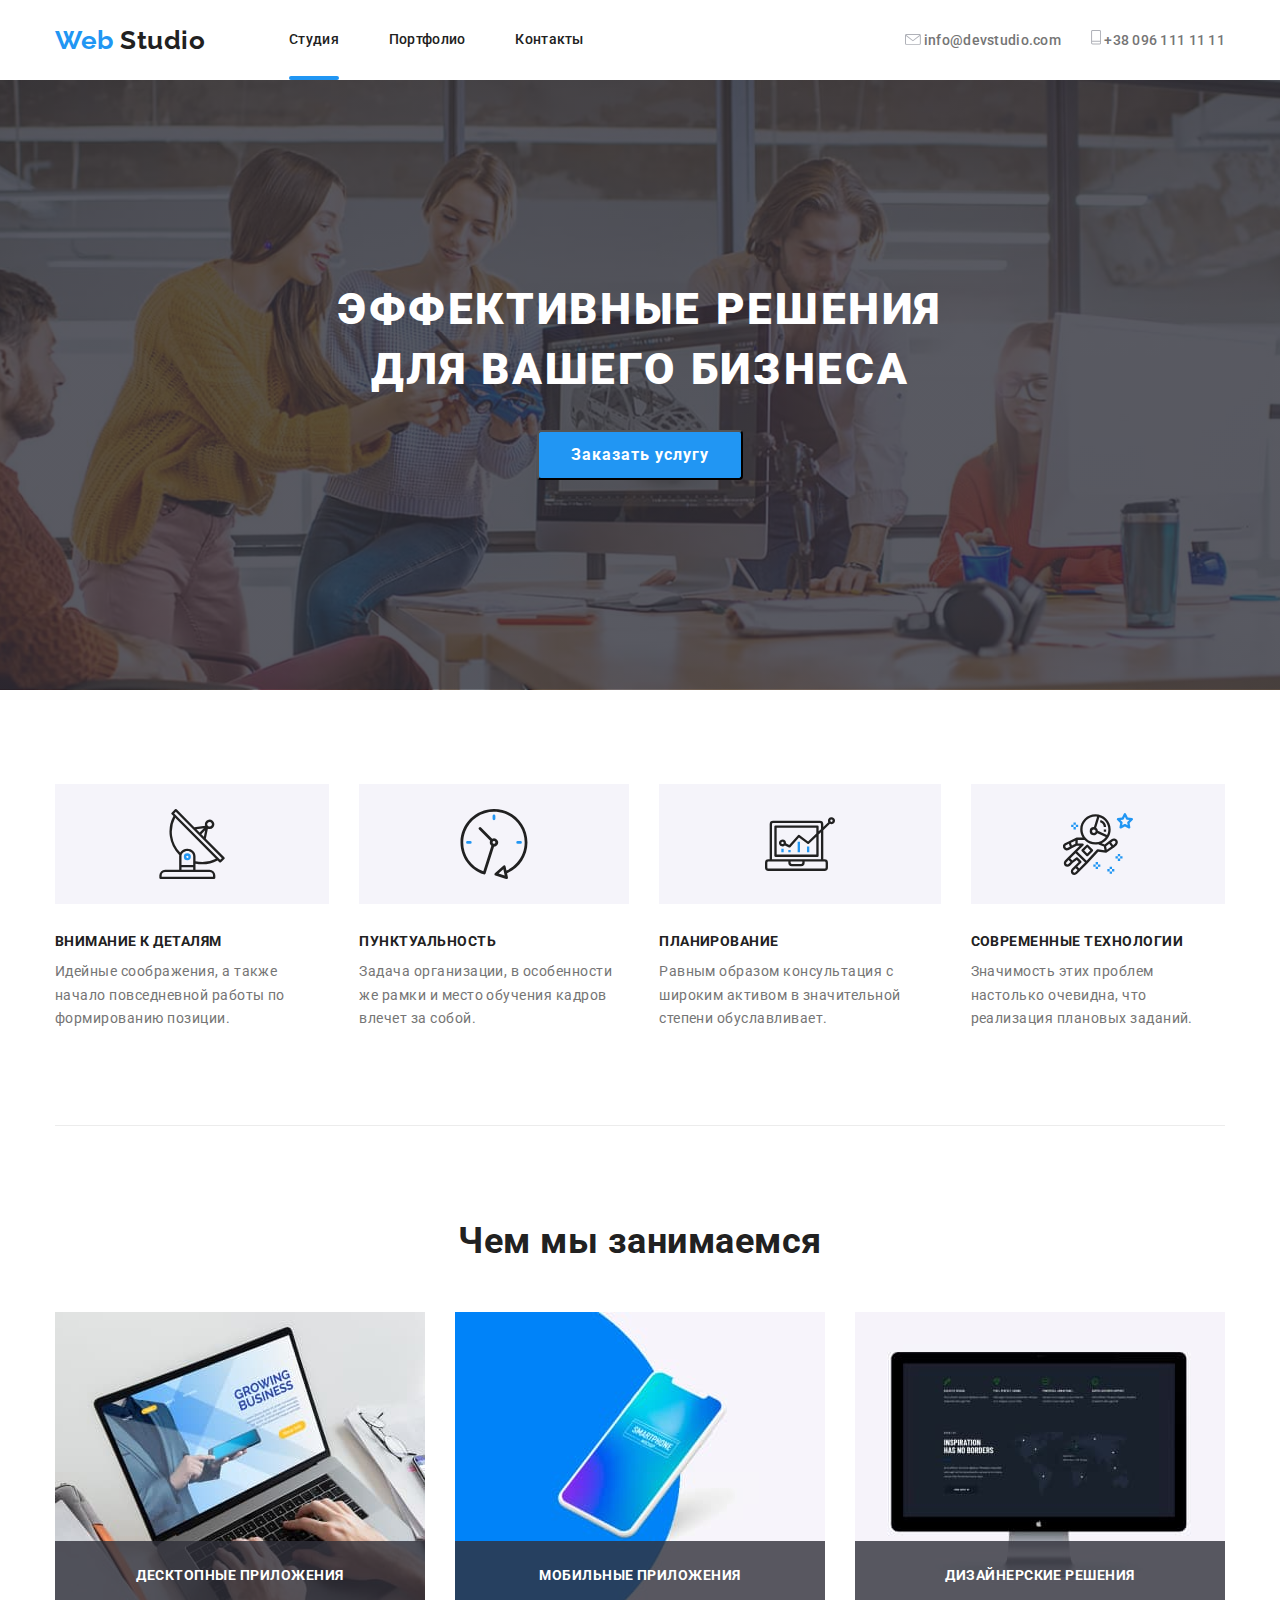
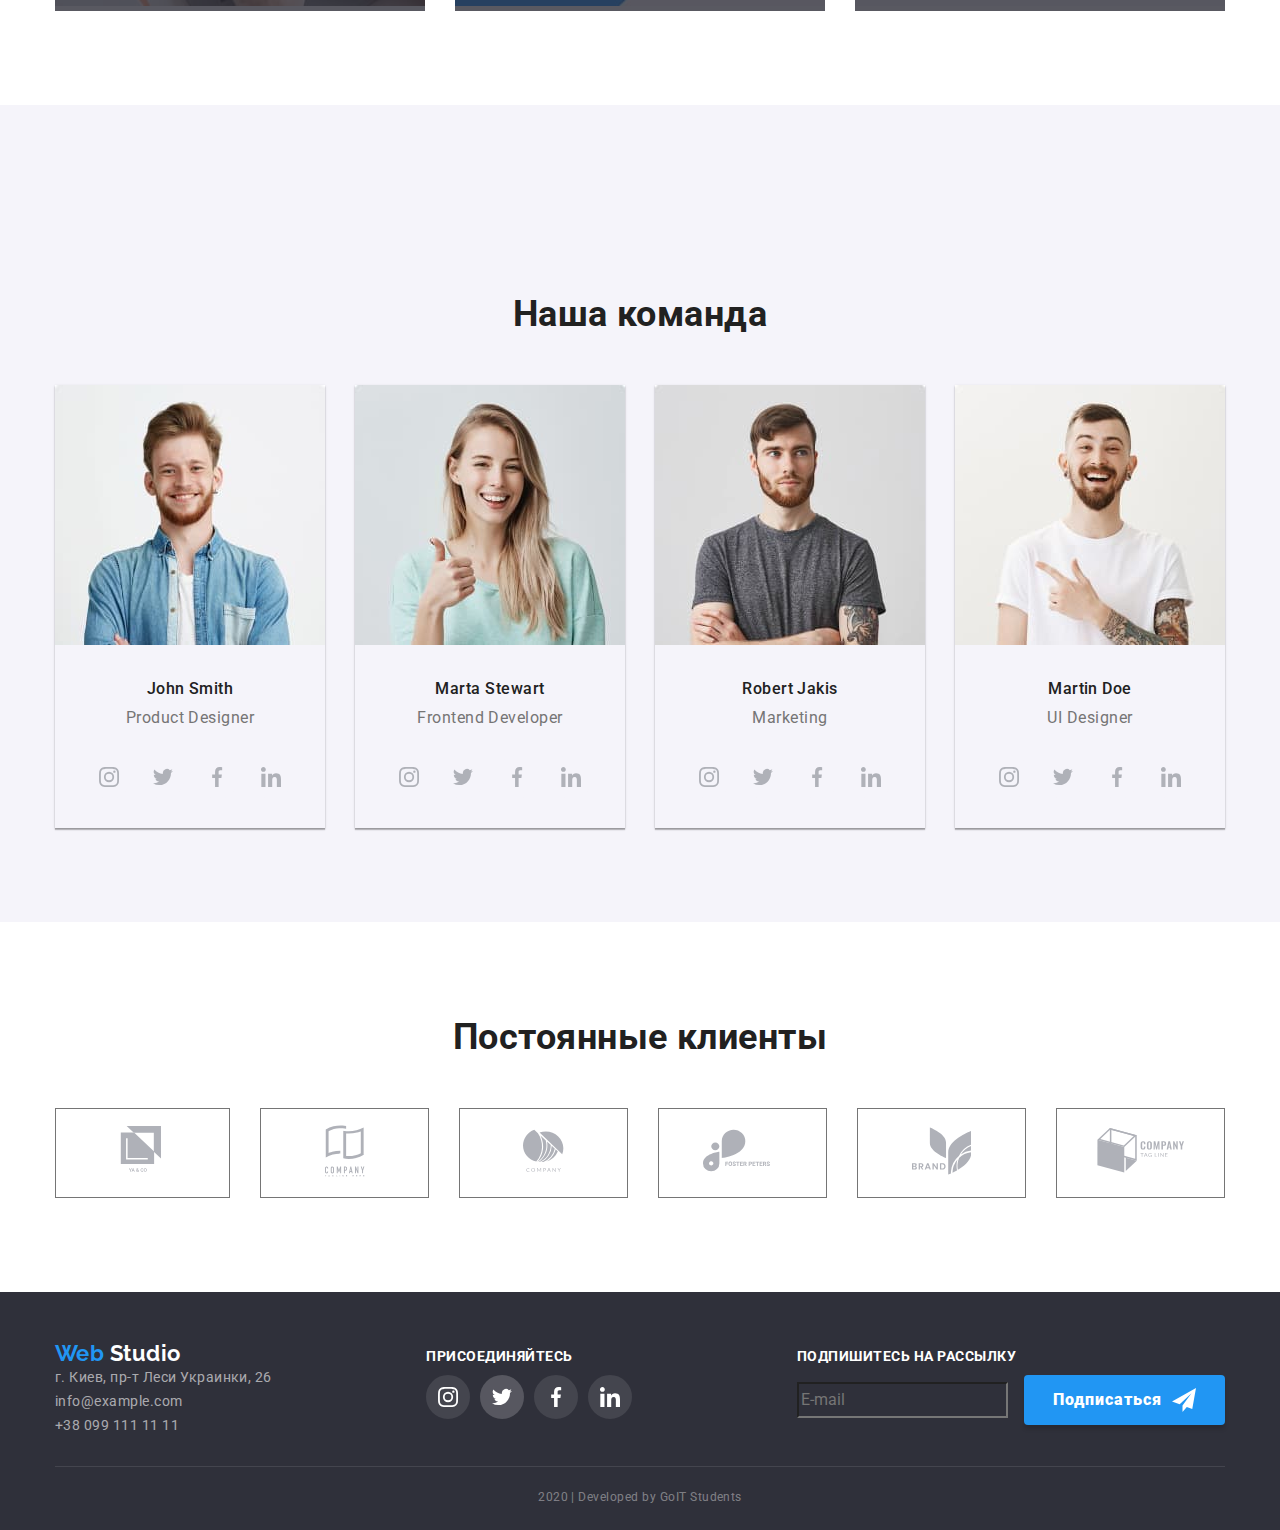
<file: index.html>
<!DOCTYPE html>
<html lang="ru">
<head>
    <meta charset="UTF-8">
    <meta name="viewport" content="width=device-width, initial-scale=1.0">

    <link href="https://fonts.googleapis.com/css2?family=Raleway:wght@700&family=Roboto:wght@400;500;700;900&display=swap" rel="stylesheet">
    <link
      rel="stylesheet"
      href="https://cdnjs.cloudflare.com/ajax/libs/modern-normalize/0.6.0/modern-normalize.min.css" >
    <link rel="stylesheet" href="./css/main.css">

    <title>Web Studio</title>
</head>
<body>
    <!-- header container-->
    <header>
        <div class="content-container flex-container">
            
            <nav class="flex-container">   
                <a href="" class="logo-link text-logo"><span class="logo">Web</span> Studio</a>         
                <ul class="site-nav list flex-container">                    
                    <li>
                        <a href="./index.html" class="nav-link current-page">Студия</a>
                    </li>
                    <li>
                        <a href="./portfolio.html" class="nav-link">Портфолио</a>
                    </li>
                    <li>
                        <a href="" class="nav-link" >Контакты</a>
                    </li>
                </ul>    
            </nav>
                <ul class="flex-container list contact-list">
                    <li>
                        <a  href="mailto:info@devstudio.com" class="contact-link">                             
                             <svg width="16" height="11">
                                 <use href="./images/symbol-defs.svg#mail" class="icon"> </use>
                             </svg>
                             info@devstudio.com
                        </a>
                    </li>
                    <li>
                        <a href="tel:+38 096 111 11 11" class="contact-link">
                            <svg width="10" height="15">
                                <use href="./images/symbol-defs.svg#phone" class="icon"></use>
                            </svg>
                            +38 096 111 11 11
                        </a>
                    </li>
                </ul>                
            
        </div>

    </header>
    <!-- end header container-->

<main>

        <section class="hero ">
            <div class="overlay">
                <h1 class="hero-title">
                    эффективные решения <br> для вашего бизнеса
                </h1>
              <!--   <a href="" class="button primary" data-open-modal>Заказать услугу</a>-->
              <button class="button primary" data-open-modal>Заказать услугу</button>
            </div>
        </section>

    <section class="after-hero section">
        <div class="content-container after-hero">
            <ul class="list flex-container content-list">
                <li>   
                    <div class="img-card">        
                        <svg class="icon">
                            <use href="./images/symbol-defs.svg#antenna"></use>
                        </svg>
                    </div> 
                    <h3>Внимание к деталям</h3>
                    <p class="item-text">Идейные соображения, а также начало повседневной работы по формированию позиции.</p>
                </li>
        
                <li>
                    <div class="img-card">  
                        <svg class="icon">
                            <use href="./images/symbol-defs.svg#time"></use>
                        </svg>
                    </div>
                    <h3>Пунктуальность</h3>
                    <p class="item-text">Задача организации, в особенности же рамки и место обучения кадров влечет за собой.</p>
                </li>
        
                <li>
                    <div class="img-card">  
                        <svg class="icon">
                            <use href="./images/symbol-defs.svg#planning"></use>
                        </svg>
                    </div>
                    <h3>Планирование</h3>
                    <p class="item-text">Равным образом консультация с широким активом в значительной степени обуславливает.</p>
                </li>
        
                <li>
                    <div class="img-card">                          
                        <svg class="icon">
                            <use href="./images/symbol-defs.svg#technology"></use>
                        </svg>
                    </div>
                    <h3>Современные технологии</h3>
                    <p class="item-text">Значимость этих проблем настолько очевидна, что реализация плановых заданий.</p>
                </li>
            </ul>
        </div>
    </section>
    
    <!-- about company container-->
    <section class="section">
        <div class="content-container">
            <h2 class="section-title">Чем мы занимаемся</h2>
    
            <ul class="list flex-container content-list">
                <li class="aboute-item">
                    <img src="./images/desktop-apps.jpg" alt="">
                    <p class="aboute-text">Десктопные приложения</p>
                </li>
                <li class="aboute-item">
                    <img src="./images/mobile-apps.jpg" alt="">
                    <p class="aboute-text">Мобильные приложения</p>
                </li>
                <li class="aboute-item">
                    <img src="./images/design-solution.jpg" alt="">
                    <p class="aboute-text">Дизайнерские решения</p>
                </li>        
            </ul>
        </div>
    </section>
    <!-- end about company container-->

    <!-- team container-->
<section class="team section"> 
    <div class=" content-container">
        <h2 class="section-title">Наша команда</h2>
        <ul class="list flex-container content-list">
            <!--John Smith container-->
            <li>
                <img src="./images/john-smith.jpg" alt="John Smith photo">
                <h3>John Smith</h3>
                <p class="item-text">Product Designer</p>
                <ul class="list social-list">
                    <li class="item">
                        <a href="">
                            <svg width="44" height="44" class="icon">
                                <use href="./images/symbol-defs.svg#instagram"> </use>
                            </svg>
                        </a>
                    </li>
                    <li class="item">
                        <a href="">
                            <svg width="44" height="44" class="icon">
                                <use href="./images/symbol-defs.svg#twitter"></use>
                            </svg>
                        </a>
                    </li>
                    <li class="item">
                    <a href="">
                        <svg width="44" height="44" class="icon">
                            <use href="./images/symbol-defs.svg#facebook"></use>
                        </svg>
                    </a>
                    </li>
                    <li class="item">
                    <a href="">
                        <svg width="44" height="44" class="icon">
                            <use href="./images/symbol-defs.svg#linkedin"></use>
                        </svg>
                    </a>
                    </li>
                </ul>
            </li>
            <!--end John Smith container-->
        
            <!--Marta Stewart container-->
            <li>
                <img src="./images/marta-stewart.jpg" alt="Marta Stewart photo">
                <h3>Marta Stewart</h3>
                <p class="item-text">Frontend Developer</p>
                <ul class="list social-list">
                    <li class="item">
                        <a href="">
                            <svg width="44" height="44" class="icon">
                                <use href="./images/symbol-defs.svg#instagram"> </use>
                            </svg>
                        </a>
                    </li>
                    <li class="item">
                        <a href="">
                            <svg width="44" height="44" class="icon">
                                <use href="./images/symbol-defs.svg#twitter"></use>
                            </svg>
                        </a>
                    </li>
                    <li class="item">
                    <a href="">
                        <svg width="44" height="44" class="icon">
                            <use href="./images/symbol-defs.svg#facebook"></use>
                        </svg>
                    </a>
                    </li>
                    <li class="item">
                    <a href="">
                        <svg width="44" height="44" class="icon">
                            <use href="./images/symbol-defs.svg#linkedin"></use>
                        </svg>
                    </a>
                    </li>
                </ul>
            </li>
            <!--end Marta Stewart container-->
        
            <!--Robert Jakis container-->
            <li>
                <img src="./images/robert-jakis.jpg" alt="Robert Jakis photo">
                <h3>Robert Jakis</h3>
                <p class="item-text">Marketing</p>
                <ul class="list social-list">
                    <li class="item">
                        <a href="">
                            <svg width="44" height="44" class="icon">
                                <use href="./images/symbol-defs.svg#instagram"> </use>
                            </svg>
                        </a>
                    </li>
                    <li class="item">
                        <a href="">
                            <svg width="44" height="44" class="icon">
                                <use href="./images/symbol-defs.svg#twitter"></use>
                            </svg>
                        </a>
                    </li>
                    <li class="item">
                    <a href="">
                        <svg width="44" height="44" class="icon">
                            <use href="./images/symbol-defs.svg#facebook"></use>
                        </svg>
                    </a>
                    </li>
                    <li class="item">
                    <a href="">
                        <svg width="44" height="44" class="icon">
                            <use href="./images/symbol-defs.svg#linkedin"></use>
                        </svg>
                    </a>
                    </li>
                </ul>
            </li>
            <!--end Robert Jakis container-->  
            
            <!--Martin Doe container-->
            <li>
                <img src="./images/martin-doe.jpg" alt="Martin Doe photo">
                <h3>Martin Doe</h3>
                <p class="item-text">UI Designer</p>
                <ul class="list social-list">
                    <li class="item">
                        <a href="">
                            <svg width="44" height="44" class="icon">
                                <use href="./images/symbol-defs.svg#instagram"> </use>
                            </svg>
                        </a>
                    </li>
                    <li class="item">
                        <a href="">
                            <svg width="44" height="44" class="icon">
                                <use href="./images/symbol-defs.svg#twitter"></use>
                            </svg>
                        </a>
                    </li>
                    <li class="item">
                    <a href="">
                        <svg width="44" height="44" class="icon">
                            <use href="./images/symbol-defs.svg#facebook"></use>
                        </svg>
                    </a>
                    </li>
                    <li class="item">
                    <a href="">
                        <svg width="44" height="44" class="icon">
                            <use href="./images/symbol-defs.svg#linkedin"></use>
                        </svg>
                    </a>
                    </li>
                </ul>
            </li>    
            <!--end Martin Doe container-->  

        </ul>
    </div>
</section>
<!-- end team container-->

    <!--regular customers container-->
<section class="section regular-customers">
    <div class="content-container">
        <h2 class="section-title">Постоянные клиенты</h2>
        <ul class="list flex-container content-list">
            <li>
                <a href="">
                   <!-- <img src="./images/client1-logo.svg" alt=" client 1 logo"> -->
                    <svg class="client-icon" wifth="44" height="49">
                        <use href="./images/symbol-defs.svg#client1-logo"> </use>
                    </svg>
                </a>
            </li>
            <li>
                <a href="">
                    <svg class="client-icon" width="40" heigth="52">
                        <use href="./images/symbol-defs.svg#client2-logo"> </use>
                    </svg>                   
                    </a> 
            </li>
            <li>
                    <a href="">
                        <svg class="client-icon" width="41" heigth="52">
                            <use href="./images/symbol-defs.svg#client3-logo"> </use>
                        </svg>   
                    </a>
            </li>
            <li>
                    <a href="">
                        <svg class="client-icon" width="80" heigth="42">
                            <use href="./images/symbol-defs.svg#client4-logo"> </use>
                        </svg>   
                    </a>
            </li>
            <li>
                <a href="">
                    <svg class="client-icon" width="59" heigth="47">
                        <use href="./images/symbol-defs.svg#client5-logo"> </use>
                    </svg>   
                    </a> 
            </li>       
            <li>
                    <a href="">
                        <svg class="client-icon" width="88" height="45">
                            <use href="./images/symbol-defs.svg#client6-logo"> </use>
                        </svg>   
                    </a>
            </li>
        </ul>
    </div>
</section>
    <!--end regular customers container-->

</main> 

<footer class="footer">

    <div class="content-container flex-container">
        <div class="footer-contacts">
            <a href="" class="text-logo"> <span class="logo">Web</span> Studio</a>
            <address>
                г. Киев, пр-т Леси Украинки, 26
                <a href="mailto:info@example.com">info@example.com</a>
                <a href="tel:+38 099 111 11 11">+38 099 111 11 11</a> 
            </address>        
        </div>
      
        <div class="footer-section">
            <p>
                <b>присоединяйтесь</b> 
            </p>
            
            <ul class="list social-list">
                <li class="item">
                    <a href="" class="link-instagram"> 
                        <svg class="icon">
                            <use href="./images/symbol-defs.svg#instagram"></use>
                        </svg>
                    </a>
                </li>
                <li class="item">
                    <a href="" class="link-twitter"> 
                        <svg class="icon">
                            <use href="./images/symbol-defs.svg#twitter"></use>
                        </svg>
                    </a>
                </li>
                <li class="item">
                   <a href="" class="link-facebook"> 
                    <svg class="icon">
                        <use href="./images/symbol-defs.svg#facebook"></use>
                    </svg>
                   </a>
                </li>
                <li class="item">
                   <a href="" class="link-linkedin">
                    <svg class="icon">
                        <use href="./images/symbol-defs.svg#linkedin"></use>
                    </svg>
                 </a>
                </li>
            </ul>
        </div>
    
        <form action="" class="footer-section" >
            <label>
                <p>
                     <b>Подпишитесь на рассылку</b>
                </p>
            <input type="text" placeholder="E-mail" class="email-input">    
            </label>        
            <button class="form-button"> Подписаться </button>
        </form>
        
    </div>
    <p class="copyright">2020 | Developed by GoIT Students </p>
</footer>

<div class="backdrop is-hidden" data-backdrop>
    <div class="modal">
        <form action="">
            <button class="button-close" data-close-modal> 
                <svg class="close-icon">
                    <use href="./images/symbol-defs.svg#close-button"></use>
                </svg>
            </button>        
            <p class="modal-title">
                Оставьте свои данные, мы вам перезвоним
            </p>

            <ul class="field-list list">
                <li>                    
                    <input type="text" id="name" class="field-element" placeholder=" ">
                    <label for="name" class="form-label">Имя</label>
                    <svg class="form-icon" width="12" heigth="12">
                        <use href="./images/symbol-defs.svg#person-form-icon"></use>
                    </svg>

                </li>
                <li>
                    <input type="tel" id="phone" class="field-element" placeholder=" ">
                    <label for="phone" class="form-label">Телефон</label> 
                    <svg class="form-icon" width="13" heigth="13">
                        <use href="./images/symbol-defs.svg#phone-form-icon"></use>
                    </svg>               
                </li>
                <li>
                    <input type="email" id="mail" class="field-element" placeholder=" ">
                    <label for="mail" class="form-label"> Почта</label>
                    <svg class="form-icon" width="15" heigth="12">
                        <use href="./images/symbol-defs.svg#email-form-icon"></use>
                    </svg>
                </li>
                <li>
                    <textarea  id="comments" class="comments field-element" placeholder=" "></textarea>                    
                    <label for="comments" class="form-label">Комментарий</label>
                </li>
            </ul>
            <div class="form-contracts">

                <label class="contracts-label"> 
                    <input class="checkbox" type="checkbox" value="true">
                    <span class="checkbox-icon"></span>                    
                    Соглашаюсь с рассылкой и принимаю 
                    <a href="" class="contracts-link">
                        Условия договора
                    </a>
                </label>                                      
            </div>
            <button  class="button primary">Отправить</button> 
        </form>
    </div>
</div>

<script src="./js/modal.js"></script>

</body>
</html>
</file>
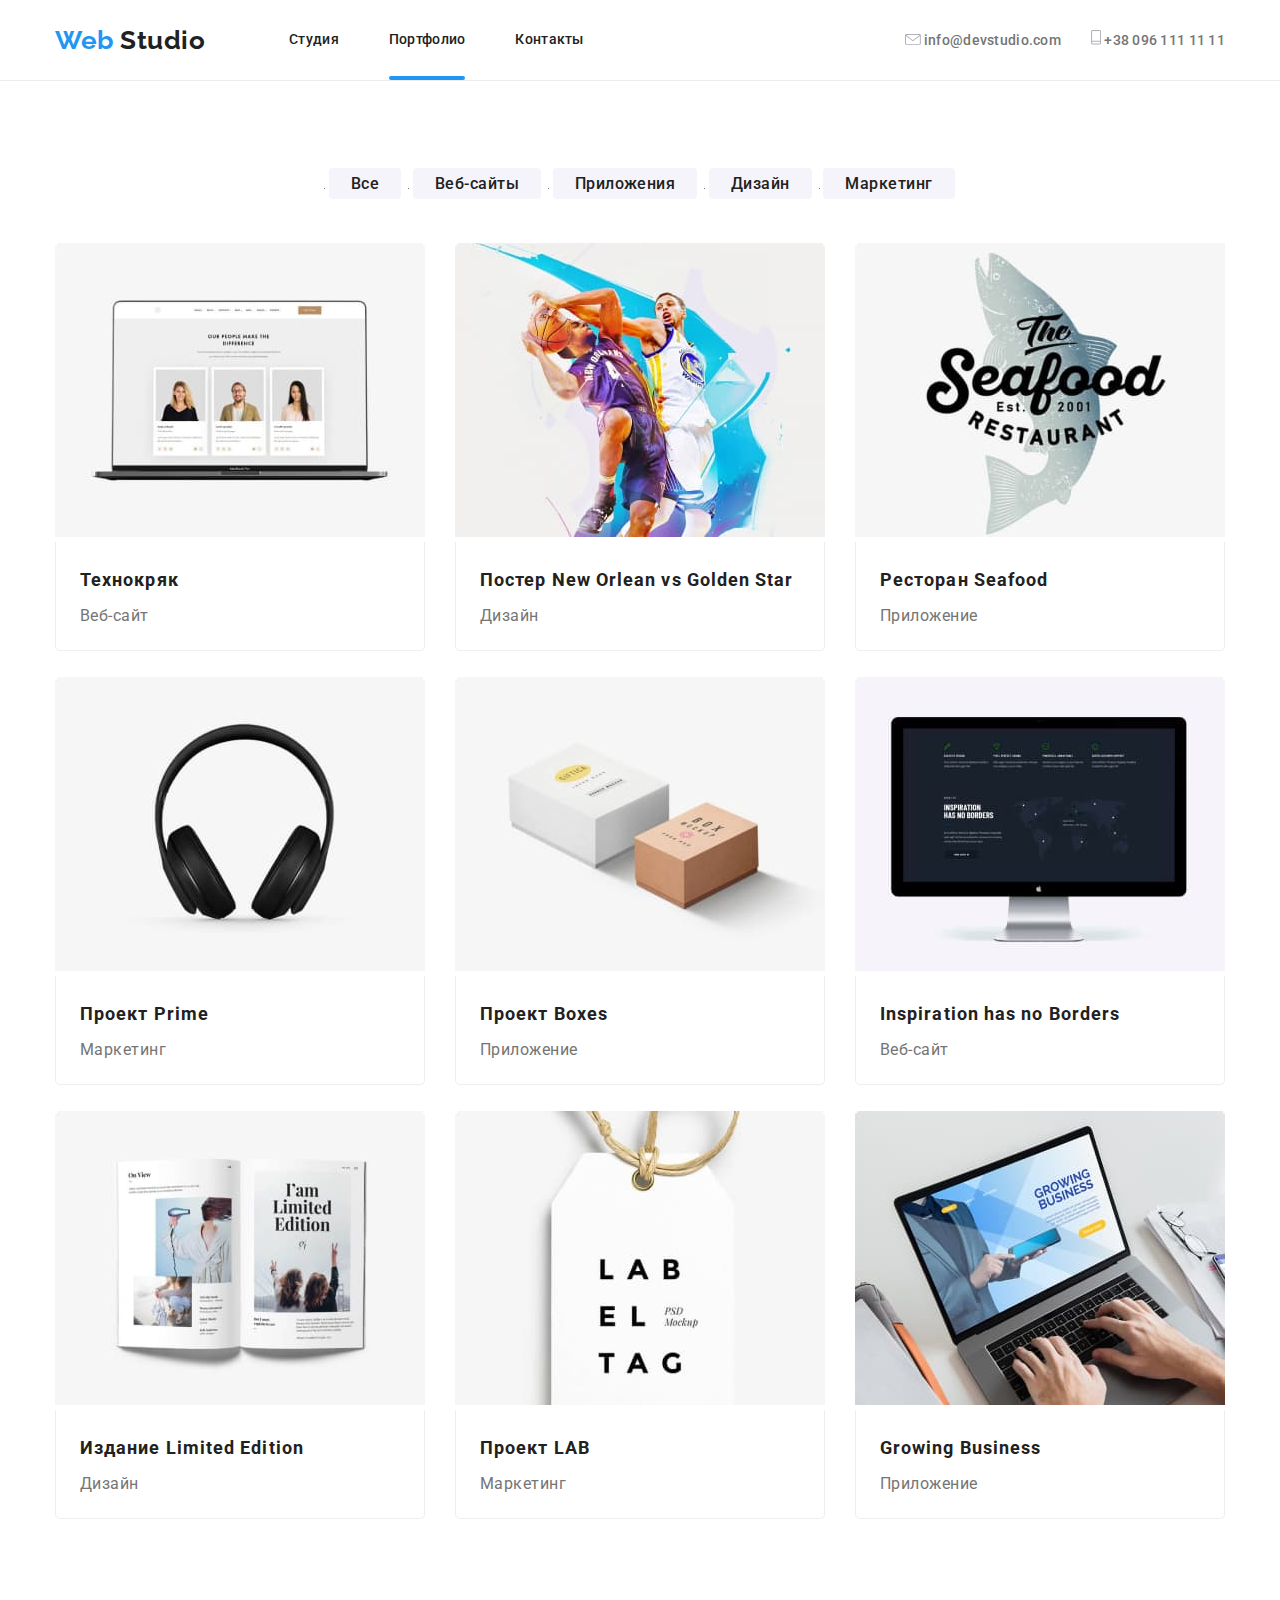
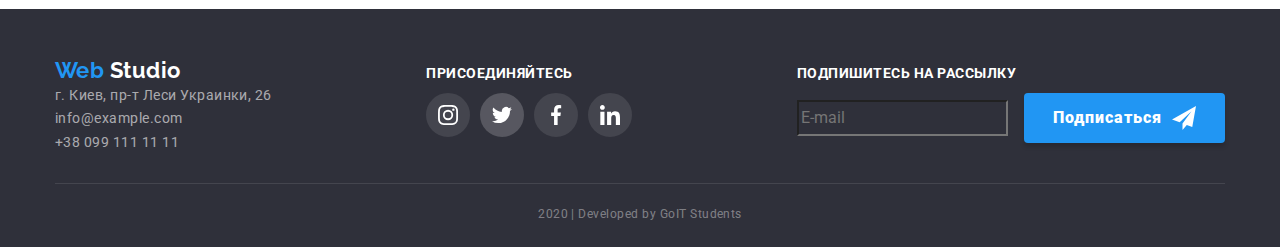
<file: portfolio.html>
<!DOCTYPE html>
<html lang="ru">
<head>
    <meta charset="UTF-8">
    <meta name="viewport" content="width=device-width, initial-scale=1.0">

    <link href="https://fonts.googleapis.com/css2?family=Raleway:wght@700&family=Roboto:wght@400;500;700;900&display=swap" rel="stylesheet">
    <link
      rel="stylesheet"
      href="https://cdnjs.cloudflare.com/ajax/libs/modern-normalize/0.6.0/modern-normalize.min.css" >
    <link rel="stylesheet" href="./css/main.css">

    <title>Portfolio</title>
</head>
<body>
    <!-- header container-->
    <header>
        <div class="content-container flex-container">
            
            <nav class="flex-container">   
                <a href="" class="logo-link text-logo"><span class="logo">Web</span> Studio</a>         
                <ul class="site-nav list flex-container">                    
                    <li>
                        <a href="./index.html" class="nav-link">Студия</a>
                    </li>
                    <li>
                        <a href="./portfolio.html" class="nav-link current-page">Портфолио</a>
                    </li>
                    <li>
                        <a href="" class="nav-link" >Контакты</a>
                    </li>
                </ul>    
            </nav>
                <ul class="flex-container list contact-list">
                    <li>
                        <a  href="mailto:info@devstudio.com" class="contact-link">                             
                             <svg width="16" height="11">
                                 <use href="./images/symbol-defs.svg#mail" class="icon"> </use>
                             </svg>
                             info@devstudio.com
                        </a>
                    </li>
                    <li>
                        <a href="tel:+38 096 111 11 11" class="contact-link">
                            <svg width="10" height="15">
                                <use href="./images/symbol-defs.svg#phone" class="icon"></use>
                            </svg>
                            +38 096 111 11 11
                        </a>
                    </li>
                </ul>                
            
        </div>

    </header>
    <!-- end header container-->

    <main class="main-portfolio">
        <!-- Список проектов-->
        <div class="content-container">
            <section class="portfolio-section section">
                <!-- ============ кнопки фильтра ================= -->
                <ul class="list flex-container filter" role="group">
                    <li class="item">
                        <!--<button class="button-filter"> Все</button>-->
                        <label>
                            <input name="project-filter" type="radio" value="all" class="input-hidden">
                            <span class="button-filter">Все</span>
                        </label>
                    </li>
                    <li class="item">
                        <label>
                            <input name="project-filter" type="radio" value="web" class="input-hidden">
                            <span class="button-filter">Веб-сайты</span>
                        </label>
                    </li>
                    <li class="item">
                        <label>
                            <input name="project-filter" type="radio" value="app" class="input-hidden">
                            <span class="button-filter">Приложения</span>
                        </label>
                    </li>
                    <li class="item">
                        <label>
                            <input name="project-filter" type="radio" value="designe" class="input-hidden">
                            <span class="button-filter">Дизайн</span>
                        </label>
                    </li>
                    <li class="item">
                        <label>
                            <input name="project-filter" type="radio" value="marketing" class="input-hidden">
                            <span class="button-filter">Маркетинг</span>
                        </label>
                    </li>
                </ul>
                <!-- =============== галерея проектров ========================== -->
            <ul class="list flex-container gallery content-list">
                <li class="item">
                    <div class="card">
                        <div class="card-img">
                            <img src="./images/project1.jpg" alt="project icon">
                            <p class="project-description">
                                Технокряк это современная площадка распространения коронавируса. Компании используют эту платформу для цифрового шпионажа и атак на защищённые сервера конкурентов.
                            </p>
                        </div>
                        <div class="card-content">
                            <h2>
                                Технокряк
                            </h2>
                            <p class="item-text">
                                Веб-сайт
                            </p>
                        </div>
                    </div>
                </li>
                <li class="item">
                    <div class="card">
                        <div class="card-img">
                            <img src="./images/project2.jpg" alt="project icon" class="card-image">
                            <p class="project-description">
                                Технокряк это современная площадка распространения коронавируса. Компании используют эту платформу для цифрового шпионажа и атак на защищённые сервера конкурентов.
                            </p>                            
                        </div>
                        <div class="card-content">
                            <h2>
                                Постер New Orlean vs Golden Star
                            </h2>
                            <p class="item-text">
                                Дизайн
                            </p>

                        </div>
                    </div>
                </li>
                <li class="item">
                    <div class="card">
                        <div class="card-img">
                            <img src="./images/project3.jpg" alt="project icon" class="card-image">
                            <p class="project-description">
                                Технокряк это современная площадка распространения коронавируса. Компании используют эту платформу для цифрового шпионажа и атак на защищённые сервера конкурентов.
                            </p>                            
                        </div>
                        <div class="card-content">
                            <h2>
                                Ресторан Seafood
                            </h2>
                            <p class="item-text">
                                Приложение
                            </p>

                        </div>
                    </div>
                </li>            
                <li class="item">
                    <div class="card">
                        <div class="card-img">
                            <img src="./images/project4.jpg" alt="project icon" class="card-image">
                            <p class="project-description">
                                Технокряк это современная площадка распространения коронавируса. Компании используют эту платформу для цифрового шпионажа и атак на защищённые сервера конкурентов.
                            </p>                            
                        </div>
                        <div class="card-content">
                            <h2>
                                Проект Prime
                            </h2>
                            <p class="item-text">
                                Маркетинг
                            </p>

                        </div>
                    </div>
                </li>
                <li class="item">
                    <div class="card">
                        <div class="card-img">
                            <img src="./images/project5.jpg" alt="project icon" class="card-image">
                             <p class="project-description">
                                Технокряк это современная площадка распространения коронавируса. Компании используют эту платформу для цифрового шпионажа и атак на защищённые сервера конкурентов.
                            </p>                           
                        </div>
                        <div class="card-content">
                            <h2>
                                Проект Boxes
                            </h2>
                            <p class="item-text">
                                Приложение
                            </p>

                        </div>
                    </div>
                </li>
                <li class="item">
                    <div class="card">
                        <div class="card-img">
                            <img src="./images/project6.jpg" alt="project icon" class="card-image">
                            <p class="project-description">
                                Технокряк это современная площадка распространения коронавируса. Компании используют эту платформу для цифрового шпионажа и атак на защищённые сервера конкурентов.
                            </p>                            
                        </div>
                        <div class="card-content">
                            <h2>
                                Inspiration has no Borders
                            </h2>
                            <p class="item-text">
                                Веб-сайт
                            </p>

                        </div>
                    </div>
                </li>
                <li class="item">
                    <div class="card">
                        <div class="card-img">
                            <img src="./images/project7.jpg" alt="project icon" class="card-image">
                             <p class="project-description">
                                Технокряк это современная площадка распространения коронавируса. Компании используют эту платформу для цифрового шпионажа и атак на защищённые сервера конкурентов.
                            </p>
                        </div>                           
                        </div>
                        <div class="card-content">
                            <h2>
                                Издание Limited Edition
                            </h2>
                            <p class="item-text">
                                Дизайн
                            </p>

                    </div>
                </li>
                <li class="item">
                    <div class="card">
                        <div class="card-img">
                            <img src="./images/project8.jpg" alt="project icon" class="card-image">
                                <p class="project-description">
                                    Технокряк это современная площадка распространения коронавируса. Компании используют эту платформу для цифрового шпионажа и атак на защищённые сервера конкурентов.
                                </p>                            
                        </div>
                        <div class="card-content">
                            <h2>
                                Проект LAB
                            </h2>
                            <p class="item-text">
                                Маркетинг
                            </p>
                        </div>
                    </div>
                </li>
                <li class="item">
                    <div class="card">
                        <div class="card-img">
                            <img src="./images/project9.jpg" alt="project icon" class="card-image">
                            <p class="project-description">
                                Технокряк это современная площадка распространения коронавируса. Компании используют эту платформу для цифрового шпионажа и атак на защищённые сервера конкурентов.
                            </p>                            
                        </div>
                        <div class="card-content">
                            <h2>
                                Growing Business
                            </h2>
                            <p class="item-text">
                                Приложение
                            </p>

                        </div>
                    </div>
                </li>        
            </ul>
            </section>
        </div>

        <!--конец списка проектов-->
    </main>

    <footer class="footer">

        <div class="content-container flex-container">
            <div class="footer-contacts">
                <a href="" class="text-logo"> <span class="logo">Web</span> Studio</a>
                <address>
                    г. Киев, пр-т Леси Украинки, 26
                    <a href="mailto:info@example.com">info@example.com</a>
                    <a href="tel:+38 099 111 11 11">+38 099 111 11 11</a> 
                </address>        
            </div>
          
            <div class="footer-section">
                <p>
                    <b>присоединяйтесь</b> 
                </p>
                
                <ul class="list social-list">
                    <li class="item">
                        <a href="" class="link-instagram"> 
                            <svg class="icon">
                                <use href="./images/symbol-defs.svg#instagram"></use>
                            </svg>
                        </a>
                    </li>
                    <li class="item">
                        <a href="" class="link-twitter"> 
                            <svg class="icon">
                                <use href="./images/symbol-defs.svg#twitter"></use>
                            </svg>
                        </a>
                    </li>
                    <li class="item">
                       <a href="" class="link-facebook"> 
                        <svg class="icon">
                            <use href="./images/symbol-defs.svg#facebook"></use>
                        </svg>
                       </a>
                    </li>
                    <li class="item">
                       <a href="" class="link-linkedin">
                        <svg class="icon">
                            <use href="./images/symbol-defs.svg#linkedin"></use>
                        </svg>
                     </a>
                    </li>
                </ul>
            </div>
        
            <form action="" class="footer-section" >
                <label>
                    <p>
                         <b>Подпишитесь на рассылку</b>
                    </p>
                <input type="text" placeholder="E-mail" class="email-input">    
                </label>        
                <button class="form-button"> Подписаться </button>
            </form>
            
        </div>
        <p class="copyright">2020 | Developed by GoIT Students </p>
    </footer>

    
</body>
</html>
</file>
<file: css/main.css>
:root {
    --primary-text-color: #212121;
    --seccondary-text-color: #757575;
    --accent-color: #2196F3;
    --primary-white-color: #FFFFFF;
    --secondary-bgcolor: #F5F4FA;
    --icon-color: #afb1b8;
}

/* цвет основного текста #212121; */ 
/* дополнительный цвет текста #757575;*/
/* цвет белый  #FFFFFF */
/* акцент цвет #2196F3 */ 
/*вторичный цвет фона #F5F4FA*/

body {
    font-family: Roboto, sans-serif;
    letter-spacing: 0.03em;

    color: var(--primary-text-color);
    background-color: var(--primary-white-color);
}

.img{
    display: block;
    max-width: 100%;
    height: auto;
}

.flex-container{
    display: flex;
}

.content-container{
    width: 1170px;
    margin-left: auto;
    margin-right: auto;
}

.input-hidden{
    width: 1px;
    height: 1px;
    margin: -1px;
    border: 0;
    padding: 0;
    clip: rect(0 0 0 0);
    overflow: hidden;
}

.button{
    display: block;
    height: 50px;
    text-decoration: none;
}

.button.primary{
    display: inline-flex;
    align-items: center;
    

    border-radius: 4px;

    padding-left: 32px;
    padding-right: 32px;
    padding-top: 10px;
    padding-bottom: 10px;

    font-weight: 700;
    font-size: 16px;
    line-height: 1.87;
    letter-spacing: 0.06em;

    background-color: var(--accent-color);
    color: var(--primary-white-color);
}

.button:hover, button:focus, .button a:hover, .button a:focus{
    background-color: var(--accent-color);
    color: var(--primary-white-color);
}

.list{
    list-style: none;
    padding-left: 0px;
    margin-top: 0px;
    margin-bottom: 0px;
}

.content-list>li{
    margin-right: 30px;
}

.content-list>li:last-child{
    margin-right: 0px;
}

h1, h2, h3, p{
    margin-top: 0px;
    margin-bottom: 0px;
}


.logo {
    color: var(--accent-color);
}

.footer .text-logo {
    font-size: 22px;
    line-height: 1.19;

    margin-top: 0px;
    margin-bottom: 10px;

    color: var(--primary-white-color);
}

.text-logo {
    font-family: Raleway, sans-serif;

    font-weight: 700;
    font-size: 26px;
    line-height: 1.19;
    /* identical to box height */
}

.item-text {
    font-weight: 400;

    color: var(--seccondary-text-color);    
}

.section-title{
margin-bottom: 50px;
text-align: center;

font-weight: 700;
font-size: 36px;
line-height: 1.17;
}

.section{
    padding-top: 94px;
    padding-bottom: 94px;
}

/*================== header ==================*/

header a {
    text-decoration:none;

    font-weight: 500;
    font-size: 14px;
    line-height: 1.14;
    letter-spacing: 0.02em;


    color: var(--primary-text-color);

    transition-property: color;
    transition-duration: 250ms cubic-bezier(0.4, 0, 0.2, 1);

}

header a:hover, header a:focus, .logo-link:hover, .logo-link:focus {
    color: var(--accent-color);
   /* --color3: var(--accent-color);*/
}


.icon{
    fill: var(--icon-color);
    transition-property: fill;
    transition-duration: 250ms cubic-bezier(0.4, 0, 0.2, 1);
}

header a:hover .icon{
    fill: var(--accent-color);
}

/* site nav*/

header .flex-container{
    align-items: center;
    justify-content: space-between;
}

nav .flex-container{
    align-items: flex-end;
}

.site-nav{
    margin-left: 85px;
}

.site-nav>li{
    margin-right: 50px;
}

.site-nav>li:last-child{
    margin-right: 0px;
}

a.current-page{
    position: relative;
}

.current-page::after{
    content: '';
    display: block;
    position: absolute;
    bottom: 0px;

    height: 4px;
    width: 100%;

    border-radius: 2px;
    border: 2px solid var(--accent-color);
   
    background-color: var(--accent-color);
}

.contact-link{
    color: var(--seccondary-text-color);
}

.contact-list li{
    margin-right: 30px;
}

.contact-list li:last-child{
    margin-right: 0px;
}

.nav-link{
    display: inline-block;

    padding-top: 32px;
    padding-bottom: 32px;
}

header .text-logo {
    margin-right: -1px;
}

/*=================== hero ===================*/

.overlay{
    max-width: 1600px;
    margin-right: auto;
    margin-left: auto;
    padding-top: 200px;
    padding-bottom: 210px;

    background-image: linear-gradient(
        to right,
        rgba(47, 48, 58, 0.8),
        rgba(47, 48, 58, 0.8)
     ),
     url(../images/hero-img.jpg);

    background-repeat: no-repeat;
    background-position: center;
    background-size: cover;

    text-align: center;
}

.hero-title{
    margin-bottom: 30px;

    font-weight: 900;
    font-size: 44px;
    line-height: 1.36;
    text-align: center;
    letter-spacing: 0.06em;
    text-transform: uppercase;

    color: var(--primary-white-color);
}

.hero .section{
    text-align: center;
}

.backdrop{
    
    position: fixed;
    top: 0;
    left: 0;
    width: 100%;
    height: 100%;
    transition: opacity 250ms cubic-bezier(0.4, 0, 0.2, 1);

    background: rgba(0, 0, 0, 0.2);
}

.backdrop.is-hidden{
    opacity: 0;
    pointer-events: none;
}

.modal{
    position: absolute;
    top: 50%;
    left: 50%;
    transform: translate(-50%, -50%);

    width: 528px;
    height: 580px;

    padding: 40px;
    border-radius: 4px;

    box-shadow: 0px 2px 1px rgba(0, 0, 0, 0.2), 
                0px 1px 1px rgba(0, 0, 0, 0.14), 
                0px 1px 3px rgba(0, 0, 0, 0.12);

    background: var(--primary-white-color);
}

.button-close{
    position: absolute;
    top: 8px;
    right: 8px;

    width: 30px;
    height: 30px;
    padding: 0;

    border: 1px solid rgba(0, 0, 0, 0.1);
    box-sizing: border-box;
    border-radius: 50%;
    background: var(--primary-white-color);
}

.close-icon{
    width: 11px;
    height: 11px;
}

.modal-title{
    margin-bottom: 30px;

    font-style: normal;
    font-weight: 700;
    font-size: 20px;
    line-height: 1.15;
    text-align: center;
}
.field-list{
    margin-bottom: 20px;
}

.field-list>li{
    position: relative;
    margin-bottom: 28px;
}

.field-list>li:last-child{
    margin-bottom: 0;
}

.form-icon{
    position: absolute;
    top: 50%;
    left: 19px;
    transform: translateY(-50%);
}


.field-list>li .form-label{
    position: absolute;
    top: 50%;
    left: 42px;
    transform: translateY(-50%);
    transition: transform 250ms cubic-bezier(0.4, 0, 0.2, 1);
    
    font-style: normal;
    font-weight: 400;
    font-size: 14px;
    line-height: 1.14;
    letter-spacing: 0.01em;

    color: var(--seccondary-text-color);
}

.field-list>li .field-element{
    padding-left: 42px;
}

.field-list>li:last-child .field-element{
    padding-left: 10px;
    resize: none;
}

.field-list>li:last-child .form-label{
    left: 19px;
    top: 13px;
/*    transform: translateY(-36px);   */
}

.field-list>li:hover .field-element, .field-element:focus{  /*!!!!!??????????*/
    border-color: var(--accent-color);
}

.field-element:focus + .form-label,
.field-element:not(:placeholder-shown)+.form-label,
.field-element:hover + .form-label{
    color: var(--accent-color);
    transform: translateY(-36px) translateX(-23px);   
    border-color: var(--accent-color); 
}

.field-element:focus ~ .form-icon,
.field-element:not(:placeholder-shown) ~.form-icon,
.field-element:hover ~ .form-icon{
    fill: var(--accent-color);
    
}

.field-list>li:last-child .field-element:focus + .form-label, 
.field-list>li:last-child .field-element:hover + .form-label,
.field-list>li:last-child .field-element.field-element:not(:placeholder-shown) + .form-label{
    color: var(--accent-color);
    transform: translateY(-30px);    

}

.form-contracts{
    margin-bottom: 30px;
}

.contracts-label{        
    display: inline-block;
    font-family: Roboto;
    font-style: normal;
    font-weight: 400;
    font-size: 14px;
    line-height: 1.71;
    
    color: var(--seccondary-text-color);
}

.comments{
    width: 448px;
    height: 120px;
}

.field-list input{
    width: 448px;
    height: 40px;
}

.modal .button.primary{
    margin-left: 164px;
    margin-right: 164px;
}

  .form-contracts{
      position: relative;
  }

.checkbox {
    position: absolute;
    width: 1px;
    height: 1px;
    margin: -1px;
    border: 0;
    padding: 0;
    clip: rect(0 0 0 0);
    overflow: hidden;
  }

  .checkbox-icon{
      /*position: absolute;
      left: 0;*/

      display: inline-block;

      width: 16px;
      height: 15px;
      border: solid;
      border-radius: 2px;
      color: black;

  }

  .checkbox:checked + .checkbox-icon{
      color: var(--accent-color);
      background-size: contain;
      background-origin: border-box;

      background-color: var(--accent-color);
      background-image: url('../images/icon-check.svg');
  }  

/*================ after hero ===============*/

.after-hero.section{
    padding-bottom: 0px;    
}

.content-container.after-hero{
   border-bottom: 1px solid #ECECEC;

    padding-bottom: 94px; 
}

.after-hero h3 {
    margin-top: 30px;
    margin-bottom: 0px;

    font-weight: 700;
    font-size: 14px;
    line-height: 1.14;
    text-transform: uppercase;
}

.after-hero .item-text {
    font-size: 14px;
    line-height: 1.71;
}

.after-hero p {  
    margin-top: 10px; 
}

.img-card{
    height: 120px;

    padding-top: 25px;

    background-color: var(--secondary-bgcolor);

    text-align: center;
}

.after-hero .icon{
    width: 70px;
    height: 70px;
}

/*========== aboute section ==============*/

.aboute-item{
    position: relative;
}

.aboute-text{
    position: absolute;
    bottom: 0px;

    display: flex;
    justify-content: center;
    align-items: center;

    width: 100%;
    height: 70px;

    font-weight: 700;
    font-size: 14px;
    line-height: 1.14;
    text-align: center;
    text-transform: uppercase;

    color: var(--primary-white-color);
    background-color: rgba(47, 48, 58, 0.8);
}


/*=========== team section ==============*/
.team{
    background-color: var(--secondary-bgcolor);
}

.team img{
    margin-bottom: 30px;
}

.team h3 {
    margin-bottom: 10px;

    font-weight: 500;
    font-size: 16px;
    line-height: 19px;
    text-align: center;

}

.team .section-title{
    padding-top: 94px;
}

.team .item-text {
    margin-bottom: 28px;

    font-size: 16px;
    line-height: 1.19;
    text-align: center;
}

.team .content-list>li{
    padding-bottom: 24px;

    box-shadow: 0px 2px 1px rgba(0, 0, 0, 0.2), 
                0px 1px 1px rgba(0, 0, 0, 0.14), 
                0px 1px 3px rgba(0, 0, 0, 0.12);
}

.team .icon{
    --color2: var(--secondary-bgcolor);
}

.team .icon:hover, .team .icon:focus{
    --color2: var(--accent-color);
    --color3: var(--primary-white-color);
}

.social-list{
    display: flex;
    align-items: center;
   }

.team .social-list{
    margin-right: 32px;
    margin-left: 32px;
}

.team .social-list>li{
    margin-right: 10px;
}

.team .social-list>li:last-child{
    margin-right: 0px;
}

/*============ regular-customers ============*/

.client-icon{
    fill: var(--icon-color);
    transition-property: fill;
    transition-duration: 250ms;
}

.regular-customers li{
    display: flex;
    align-items: center;
    justify-content: center;

    width:175px;
    height: 90px;

    border: solid;
    border-color: var(--seccondary-text-color);
    border-width: 1px;   

    transition-property: border-color;
    transition-duration: 250ms cubic-bezier(0.4, 0, 0.2, 1);
}

.regular-customers li:hover, .regular-customers li:focus{
    border-color: var(--accent-color);
}

.regular-customers li:hover .client-icon, .regular-customers li:focus .client-icon
{
    fill: var(--accent-color)
}

/*  ======= footer =========== */

.footer .flex-container{
    align-items: flex-start;
    justify-content: space-between;
}
.footer .content-container{
    border-bottom: 1px solid rgba(255, 255, 255, 0.1);

    padding-bottom: 28px;
    align-items: baseline;

}

.footer{
    padding-top: 48px;

    background-color: #2F303A;
    color: #FFFFFF;
}

footer a, footer p {
    color: rgba(255, 255, 255, 0.6);
}

footer address a{
    display: block;
}

footer b{
        height: 16px;
    left: 611px;
    top: 2821px;

    font-weight: bold;
    font-size: 14px;
    line-height: 1.14;
   
    text-transform: uppercase;

    color: var(--primary-white-color)
}

footer p{
    margin-top: 0px;
    margin-bottom: 0px;
}

.footer-section p{
    margin-bottom: 10px;
}

.footer a {
    text-decoration: none;
}

.footer address{
    font-style: normal;
    font-weight: 400;
    font-size: 14px;
    line-height: 1.71;
    
    color: rgba(255, 255, 255, 0.6);

}

.email-input{
    font-weight: 400;
    font-size: 16px;
    line-height: 1.87;
    align-items: center;

    color: rgba(255, 255, 255, 0.6);
    background-color: #2F303A;
}

.form-button{
    display: inline-flex;
    align-items: center;

    padding-top: 10px;
    padding-bottom: 10px;
    padding-right: 29px;
    padding-left: 29px;
    margin-left: 12px;

    box-shadow: 0px 4px 4px rgba(0, 0, 0, 0.15);
    border-radius: 4px;
    border: none;

    font-weight: 900;
    font-size: 16px;
    line-height: 1.87;
    text-align: center;
    letter-spacing: 0.06em;

    color: var(--primary-white-color);
    background-color: var(--accent-color);
}

.form-button::after{
    content: '';
    width: 24px;
    height: 24px;

    margin-left: 10px;

    background-image: url(../images/icon-send.svg);   
}

footer .social-list li{
    margin-right: 10px;
}

footer .social-list a{
   display: inline-block; 
   transition-property: background-color;
   transition-duration: 250ms cubic-bezier(0.4, 0, 0.2, 1);
}

footer .social-list a:hover, footer .social-list a:focus{
    background-color: var(--accent-color);
}

footer .icon{
    width: 44px;
    height: 44px;
    --color2: rgba(255, 255, 255, 0.1);
    --color3: var(--primary-white-color);
}

.link-instagram{
    width: 44px;
    height: 44px;

    border-radius: 50%;
}

.link-twitter{
    width: 44px;
    height: 44px;

    border-radius: 50%;

    background: rgba(255, 255, 255, 0.1);
}

.link-facebook{
    width: 44px;
    height: 44px;

    border-radius: 50%;    
}

.link-linkedin{
    width: 44px;
    height: 44px;

    border-radius: 50%;
}

.copyright{
    font-weight: 400;
    font-size: 12px;
    line-height: 2;

    padding-top: 18px;
    padding-bottom: 21px;

    text-align: center;

    color: rgba(255, 255, 255, 0.4);
}

/*========== portfolio gallery section =================*/

.button-filter{
    border: none;
    border-radius: 4px;

    padding-top: 6px;
    padding-bottom: 6px;
    padding-right: 22px;
    padding-left: 22px;

    font-family: Roboto, serif;
    font-style: 400;
    font-weight: 500;
    font-size: 16px;    
    line-height: 1,62;
    text-align: center;
    letter-spacing: 0.03em;
    color: #212121;
    background-color: var(--secondary-bgcolor);
}

.button-filter:hover, .button-filter:focus, .button-filter:active, .filter input:checked + .button-filter{
   /* border: none;*/
    
    background: #2196F3;
    color: #FFFFFF;
}

.main-portfolio{
    border-top: 1px solid #ECECEC;
}

.card {
    border-top-left-radius:  4px;
    border-top-right-radius: 4px;
}

.card-img{
    position: relative;
    overflow: hidden; 
}

.project-description{
    opacity: 1;
    position: absolute;

    padding-right: 24px;
    padding-left: 24px;
    padding-top: 63px;
    padding-bottom: 63px;

    width: 100%;
    height: 100%;

    font-family: Roboto, sans-serif;
    font-style: normal;
    font-weight: 400;
    font-size: 18px;
    line-height: 1.56;
    letter-spacing: 0.03em;
    text-align: left;
    
    transform: translateY(0);
    transition: transform 250ms cubic-bezier(0.4, 0, 0.2, 1);

    background: rgba(33, 150, 243, 0.9);
}


.card:hover .project-description{
    opacity: 1;
    transform: translateY(-100%);
}

.card-content{
    border-bottom: 1px solid #EEEEEE;
    border-right: 1px solid #EEEEEE;
    border-left: 1px solid #EEEEEE;
    box-sizing: border-box;
    border-bottom-left-radius: 5px;
    border-bottom-right-radius: 5px;

    padding-top: 20px;
    padding-bottom: 20px;
    padding-right: 24px;
    padding-left: 24px;
}

.portfolio-section h2{
    font-weight: 700;
    font-size: 18px;
    line-height: 2;
    letter-spacing: 0.06em;

    margin-bottom: 4px;
}

.gallery p{
    margin-top: 0px;
    margin-bottom: 0px;
}

.portfolio-section .item-text{
    font-size: 16px;
    line-height: 1.78;
}

.portfolio-section .gallery{
    flex-wrap: wrap;
}

.gallery>li{
    width: 370px;
    height: 404px;
    margin-bottom: 30px;
}

.gallery>li:nth-child(3n){
    margin-right: 0px;
}

.gallery>li:nth-last-child(-n+3){
    margin-bottom: 0px;
}

.portfolio-section .filter{
    margin-bottom: 50px;
    justify-content: center;
}

.filter a{
    display: inline-block;
    padding-top: 6px;
    padding-left: 22px;
    padding-right: 22px;
}

.portfolio-section .filter>li{
    margin-right: 8px;

}

.portfolio-section .filter>li:last-child{
    margin-right: 0px;
}
</file>
